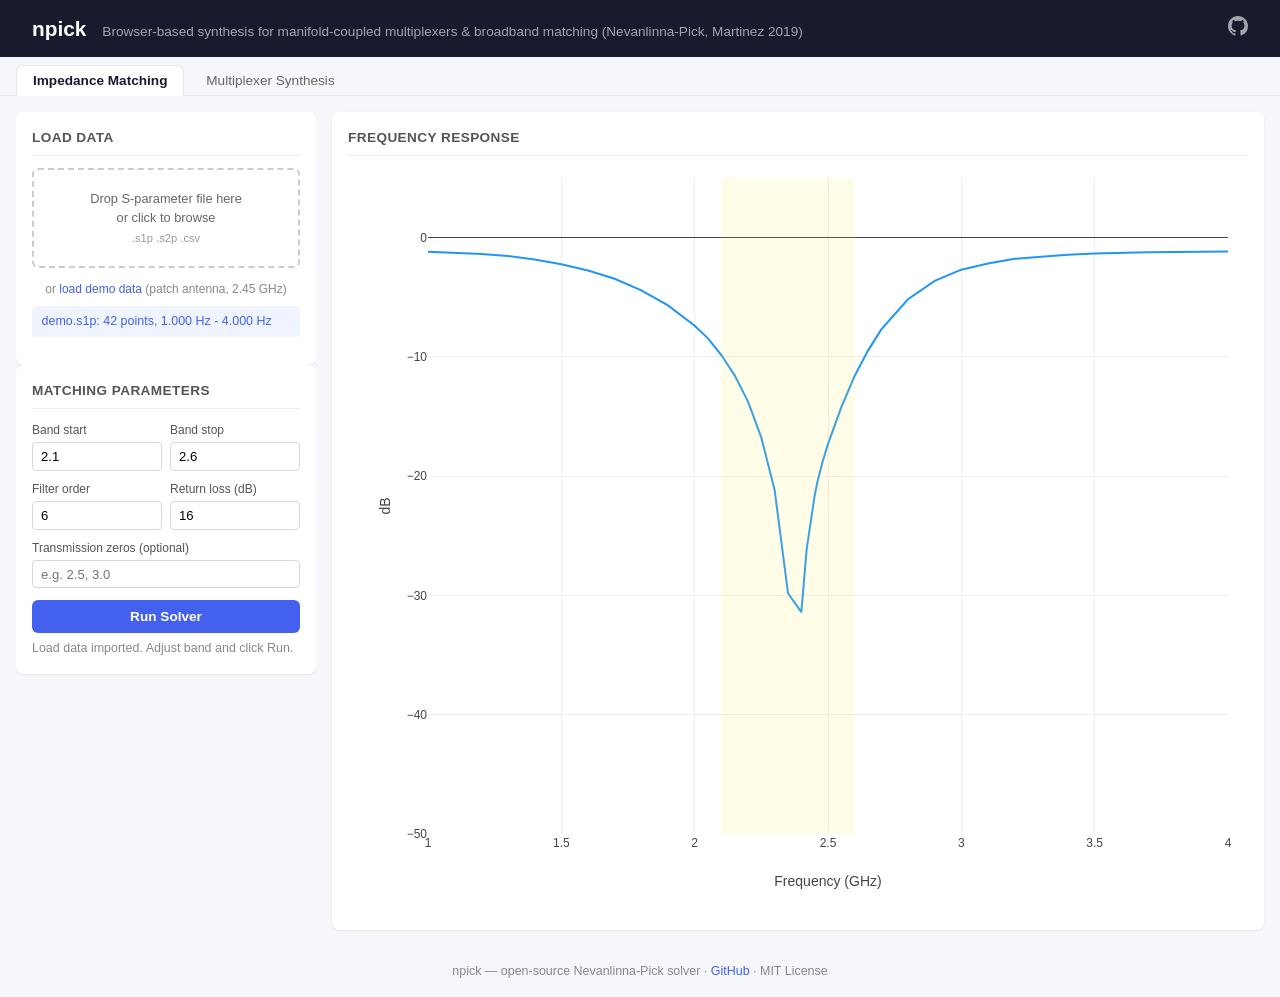
<file: docs/index.html>
<!DOCTYPE html>
<html lang="en">
<head>
    <meta charset="UTF-8">
    <meta name="viewport" content="width=device-width, initial-scale=1.0">
    <title>npick — Free Browser-Based Multiplexer Synthesis & Impedance Matching Solver</title>
    <meta name="description" content="npick is the only free, browser-based synthesis tool for manifold-coupled RF multiplexers (duplexers, triplexers) and broadband impedance matching networks. Implements the Martinez 2019 Nevanlinna-Pick continuation method entirely in WebAssembly — no install, no license, instant coupling-matrix output. Upload Touchstone files or use built-in demos.">
    <meta name="keywords" content="multiplexer synthesis, manifold-coupled multiplexer, duplexer synthesis, triplexer synthesis, RF multiplexer design, impedance matching, broadband matching, Nevanlinna-Pick interpolation, coupling matrix synthesis, Martinez 2019, microwave filter design, diplexer, S-parameter solver, Touchstone, equiripple matching, WebAssembly RF solver, free EDA tool, browser filter synthesis">
    <meta name="author" content="Jedrzej Michalczyk">
    <meta name="robots" content="index, follow">

    <meta property="og:title" content="npick — Free browser-based multiplexer synthesis & impedance matching">
    <meta property="og:description" content="The only free, browser-based synthesis tool for manifold-coupled multiplexers and broadband impedance matching. Implements Martinez 2019 Nevanlinna-Pick continuation in WebAssembly. Instant coupling matrices, no install.">
    <meta property="og:type" content="website">
    <meta property="og:url" content="https://jedrzejmichalczyk.github.io/npick/">
    <meta property="og:site_name" content="npick">

    <meta name="twitter:card" content="summary_large_image">
    <meta name="twitter:title" content="npick — Free browser-based multiplexer synthesis">
    <meta name="twitter:description" content="Martinez 2019 Nevanlinna-Pick continuation for manifold-coupled multiplexers and broadband impedance matching. Runs entirely in the browser.">

    <link rel="canonical" href="https://jedrzejmichalczyk.github.io/npick/">
    <link rel="stylesheet" href="style.css">
    <script src="https://cdn.plot.ly/plotly-2.35.0.min.js" charset="utf-8"></script>
</head>
<body>

<header>
    <h1>npick</h1>
    <span>Browser-based synthesis for manifold-coupled multiplexers &amp; broadband matching (Nevanlinna-Pick, Martinez 2019)</span>
    <a href="https://github.com/jedrzejmichalczyk/npick" class="gh-link" title="View source on GitHub">
        <svg height="20" width="20" viewBox="0 0 16 16" fill="currentColor"><path d="M8 0C3.58 0 0 3.58 0 8c0 3.54 2.29 6.53 5.47 7.59.4.07.55-.17.55-.38 0-.19-.01-.82-.01-1.49-2.01.37-2.53-.49-2.69-.94-.09-.23-.48-.94-.82-1.13-.28-.15-.68-.52-.01-.53.63-.01 1.08.58 1.23.82.72 1.21 1.87.87 2.33.66.07-.52.28-.87.51-1.07-1.78-.2-3.64-.89-3.64-3.95 0-.87.31-1.59.82-2.15-.08-.2-.36-1.02.08-2.12 0 0 .67-.21 2.2.82.64-.18 1.32-.27 2-.27.68 0 1.36.09 2 .27 1.53-1.04 2.2-.82 2.2-.82.44 1.1.16 1.92.08 2.12.51.56.82 1.27.82 2.15 0 3.07-1.87 3.75-3.65 3.95.29.25.54.73.54 1.48 0 1.07-.01 1.93-.01 2.2 0 .21.15.46.55.38A8.013 8.013 0 0016 8c0-4.42-3.58-8-8-8z"/></svg>
    </a>
</header>

<div class="mode-bar">
    <button class="mode-tab active" data-mode="impedance">Impedance Matching</button>
    <button class="mode-tab" data-mode="multiplexer">Multiplexer Synthesis</button>
</div>

<div class="container">
    <!-- Left panel: controls -->
    <div class="sidebar">
        <!-- Impedance matching mode -->
        <div id="impedanceMode">
            <div class="panel">
                <h2>Load Data</h2>
                <div class="drop-zone" id="dropZone">
                    <p>Drop S-parameter file here<br>or click to browse</p>
                    <div class="formats">.s1p .s2p .csv</div>
                    <input type="file" id="fileInput" accept=".s1p,.s2p,.csv,.txt">
                </div>
                <div class="demo-link">or <a href="#" id="loadDemo">load demo data</a> (patch antenna, 2.45 GHz)</div>
                <div class="file-info" id="fileInfo"></div>
                <div class="form-group" id="paramSelectGroup" style="display:none">
                    <label>S-parameter</label>
                    <select id="paramSelect">
                        <option value="S11">S11</option>
                        <option value="S22">S22</option>
                        <option value="S21">S21</option>
                        <option value="S12">S12</option>
                    </select>
                </div>
            </div>

            <div class="panel">
                <h2>Matching Parameters</h2>
                <div class="form-row">
                    <div class="form-group">
                        <label>Band start</label>
                        <input type="number" id="freqLeft" step="0.1" value="">
                    </div>
                    <div class="form-group">
                        <label>Band stop</label>
                        <input type="number" id="freqRight" step="0.1" value="">
                    </div>
                </div>
                <div class="form-row">
                    <div class="form-group">
                        <label>Filter order</label>
                        <input type="number" id="order" min="2" max="12" value="6">
                    </div>
                    <div class="form-group">
                        <label>Return loss (dB)</label>
                        <input type="number" id="returnLoss" min="1" max="40" step="0.5" value="16">
                    </div>
                </div>
                <div class="form-group">
                    <label>Transmission zeros (optional)</label>
                    <input type="text" id="tzInput" placeholder="e.g. 2.5, 3.0">
                </div>
                <button class="btn btn-primary" id="runBtn" disabled>Run Solver</button>
                <div id="status">Loading WASM module...</div>
            </div>

            <div class="panel" id="resultsPanel" style="display:none">
                <h2>Results</h2>
                <div id="resultBadge"></div>
                <div id="resultDetails"></div>
            </div>
        </div>

        <!-- Multiplexer synthesis mode -->
        <div id="multiplexerMode" style="display:none">
            <div class="panel">
                <h2>Preset</h2>
                <div class="preset-row">
                    <button class="btn btn-preset" data-preset="duplexer">Duplexer<br><small>2×2% @ 1.9 GHz</small></button>
                    <button class="btn btn-preset" data-preset="triplexer">Triplexer<br><small>3×10% @ 2.2 GHz</small></button>
                </div>
                <div class="demo-link" style="margin-top:0.6rem">Choose a starting point, then tune below.</div>
            </div>

            <div class="panel">
                <h2>Channels</h2>
                <div id="channelList"></div>
                <div class="channel-controls">
                    <button class="btn-icon" id="addChannelBtn" title="Add channel">+ Add channel</button>
                </div>
            </div>

            <div class="panel">
                <h2>Manifold</h2>
                <div class="form-group">
                    <label>T-junction model</label>
                    <select id="junctionModel">
                        <option value="equal">Equal split (α = 0.5 per junction)</option>
                        <option value="equal_power">Equal power per channel (α = 1/(N−j))</option>
                        <option value="custom">Custom α per junction</option>
                        <option value="s3p">Upload S-parameter file(s) (.s3p)</option>
                    </select>
                </div>
                <div id="junctionAlphaGroup" style="display:none"></div>
                <div id="junctionFileGroup" style="display:none">
                    <div class="drop-zone compact" id="junctionDropZone">
                        <p>Drop .s3p file(s) for T-junctions<br>(one per junction, at center frequency)</p>
                        <input type="file" id="junctionFileInput" accept=".s3p,.txt" multiple>
                    </div>
                    <div class="file-info" id="junctionFileInfo"></div>
                </div>
            </div>

            <div class="panel">
                <h2>Synthesis</h2>
                <div class="form-row">
                    <div class="form-group">
                        <label>Center frequency</label>
                        <input type="number" id="muxCenterFreq" step="0.1" value="1.96">
                    </div>
                    <div class="form-group">
                        <label>Equiripple iters</label>
                        <input type="number" id="muxEquiIters" min="0" max="50" value="10">
                    </div>
                </div>
                <button class="btn btn-primary" id="muxRunBtn">Synthesize</button>
                <div id="muxStatus">Loading WASM module...</div>
            </div>

            <div class="panel" id="muxResultsPanel" style="display:none">
                <h2>Results</h2>
                <div id="muxResultSummary"></div>
            </div>
        </div>
    </div>

    <!-- Right panel: plot + coupling matrix -->
    <div class="main-area">
        <div class="panel plot-panel">
            <h2 id="plotTitle">Frequency Response</h2>
            <div class="plot-area" id="plot"></div>
        </div>

        <div class="panel" id="cmPanel" style="display:none">
            <h2 id="cmTitle">Coupling Matrix</h2>
            <div id="cmChannelTabs" class="cm-tab-row" style="display:none"></div>
            <div class="cm-table" id="couplingMatrix"></div>
        </div>
    </div>
</div>

<footer>
    <p>npick &mdash; open-source Nevanlinna-Pick solver &middot; <a href="https://github.com/jedrzejmichalczyk/npick">GitHub</a> &middot; MIT License</p>
</footer>

<script type="application/ld+json">
{
  "@context": "https://schema.org",
  "@type": "SoftwareApplication",
  "name": "npick",
  "alternateName": "Nevanlinna-Pick Multiplexer Synthesis Tool",
  "description": "Free browser-based synthesis tool for manifold-coupled RF multiplexers (duplexers, triplexers) and broadband impedance matching networks. Implements the Martinez 2019 Nevanlinna-Pick continuation algorithm in WebAssembly. Accepts Touchstone S-parameter files for impedance matching and per-channel specs for multiplexer synthesis; produces coupling matrices directly. No installation, no license, entirely client-side.",
  "applicationCategory": ["EngineeringApplication", "DeveloperApplication"],
  "applicationSubCategory": "RF and Microwave Engineering",
  "operatingSystem": "Web Browser",
  "url": "https://jedrzejmichalczyk.github.io/npick/",
  "codeRepository": "https://github.com/jedrzejmichalczyk/npick",
  "license": "https://opensource.org/licenses/MIT",
  "programmingLanguage": ["C++", "WebAssembly", "JavaScript"],
  "featureList": [
    "Manifold-coupled multiplexer synthesis (Martinez 2019)",
    "Broadband impedance matching (Nevanlinna-Pick interpolation)",
    "Duplexer and triplexer presets with arbitrary filter order",
    "Custom T-junction S-parameters (.s3p upload)",
    "Real-time coupling-matrix and frequency-response output",
    "Runs 100% client-side in the browser"
  ],
  "author": {
    "@type": "Person",
    "name": "Jedrzej Michalczyk"
  },
  "offers": {
    "@type": "Offer",
    "price": "0",
    "priceCurrency": "USD"
  }
}
</script>

<script src="npick.js"></script>
<script type="module" src="app.js"></script>
</body>
</html>
</file>
<file: docs/style.css>
* { box-sizing: border-box; margin: 0; padding: 0; }

body {
    font-family: -apple-system, BlinkMacSystemFont, 'Segoe UI', Roboto, sans-serif;
    background: #f5f7fa;
    color: #1a1a2e;
    line-height: 1.5;
}

header {
    background: #1a1a2e;
    color: #fff;
    padding: 0.8rem 2rem;
    display: flex;
    align-items: baseline;
    gap: 1rem;
}
header h1 { font-size: 1.3rem; font-weight: 600; }
header span { font-size: 0.85rem; opacity: 0.6; flex: 1; }
header .gh-link {
    color: rgba(255,255,255,0.6);
    transition: color 0.15s;
    display: flex;
    align-items: center;
}
header .gh-link:hover { color: #fff; }

footer {
    text-align: center;
    padding: 1rem;
    font-size: 0.78rem;
    color: #888;
}
footer a { color: #4361ee; text-decoration: none; }
footer a:hover { text-decoration: underline; }

.container {
    max-width: 1600px;
    margin: 0 auto;
    padding: 1rem;
    display: grid;
    grid-template-columns: 300px 1fr;
    gap: 1rem;
    height: calc(100vh - 50px);
}

.sidebar {
    display: flex;
    flex-direction: column;
    gap: 1rem;
    overflow-y: auto;
}

.main-area {
    display: flex;
    flex-direction: column;
    gap: 1rem;
    min-height: 0;
}

.panel {
    background: #fff;
    border-radius: 8px;
    padding: 1rem;
    box-shadow: 0 1px 3px rgba(0,0,0,0.08);
}

.panel h2 {
    font-size: 0.85rem;
    font-weight: 600;
    text-transform: uppercase;
    letter-spacing: 0.03em;
    color: #555;
    margin-bottom: 0.75rem;
    padding-bottom: 0.4rem;
    border-bottom: 1px solid #e8ecf1;
}

.plot-panel {
    flex: 1;
    display: flex;
    flex-direction: column;
    min-height: 0;
}

.plot-panel h2 { flex-shrink: 0; }

/* Drop zone */
.drop-zone {
    border: 2px dashed #c5cdd8;
    border-radius: 6px;
    padding: 1.2rem 0.8rem;
    text-align: center;
    cursor: pointer;
    transition: all 0.2s;
    margin-bottom: 0.75rem;
}
.drop-zone:hover, .drop-zone.dragover {
    border-color: #4361ee;
    background: #f0f4ff;
}
.drop-zone p { font-size: 0.8rem; color: #666; }
.drop-zone .formats { font-size: 0.7rem; color: #999; margin-top: 0.15rem; }
.drop-zone input[type="file"] { display: none; }

.demo-link {
    font-size: 0.75rem;
    color: #888;
    text-align: center;
    margin-bottom: 0.5rem;
}
.demo-link a {
    color: #4361ee;
    text-decoration: none;
}
.demo-link a:hover {
    text-decoration: underline;
}

.file-info {
    font-size: 0.78rem;
    color: #4361ee;
    margin-bottom: 0.75rem;
    padding: 0.4rem 0.6rem;
    background: #f0f4ff;
    border-radius: 4px;
    display: none;
}
.file-info.visible { display: block; }

/* Form controls */
.form-group {
    margin-bottom: 0.6rem;
}
.form-group label {
    display: block;
    font-size: 0.75rem;
    font-weight: 500;
    margin-bottom: 0.2rem;
    color: #555;
}
.form-group input, .form-group select {
    width: 100%;
    padding: 0.35rem 0.5rem;
    border: 1px solid #d1d9e6;
    border-radius: 4px;
    font-size: 0.82rem;
}
.form-group input:focus, .form-group select:focus {
    outline: none;
    border-color: #4361ee;
    box-shadow: 0 0 0 2px rgba(67,97,238,0.15);
}

.form-row {
    display: grid;
    grid-template-columns: 1fr 1fr;
    gap: 0.5rem;
}


.btn {
    display: block;
    width: 100%;
    padding: 0.55rem;
    border: none;
    border-radius: 6px;
    font-size: 0.85rem;
    font-weight: 600;
    cursor: pointer;
    transition: all 0.15s;
    margin-top: 0.75rem;
}
.btn-primary {
    background: #4361ee;
    color: #fff;
}
.btn-primary:hover { background: #3a56d4; }
.btn-primary:disabled {
    background: #a0b0d0;
    cursor: not-allowed;
}

/* Results */
.result-badge {
    display: inline-block;
    padding: 0.25rem 0.7rem;
    border-radius: 4px;
    font-size: 0.85rem;
    font-weight: 600;
    margin-bottom: 0.3rem;
}
.result-badge.success { background: #d4edda; color: #155724; }

.result-badge.error { background: #f8d7da; color: #721c24; }

/* Coupling matrix */
.cm-table {
    font-family: 'Consolas', 'Monaco', 'Courier New', monospace;
    overflow-x: auto;
    overflow-y: auto;
    max-height: 300px;
}
.cm-table table {
    border-collapse: collapse;
    width: 100%;
}
.cm-table th {
    padding: 0.35rem 0.6rem;
    font-size: 0.7rem;
    font-weight: 600;
    color: #888;
    text-align: center;
    border-bottom: 2px solid #dde3ec;
    position: sticky;
    top: 0;
    background: #fff;
}
.cm-table td {
    padding: 0.3rem 0.5rem;
    font-size: 0.78rem;
    text-align: right;
    white-space: nowrap;
    border-bottom: 1px solid #f0f2f5;
}
.cm-table tr:hover td {
    background: #f8f9fb;
}
.cm-table td.row-header {
    font-weight: 600;
    color: #888;
    text-align: center;
    font-size: 0.7rem;
    border-right: 2px solid #dde3ec;
}
.cm-table td.zero {
    color: #ccc;
}
.cm-table td.diagonal {
    background: #f0f4ff;
    font-weight: 500;
}
.cm-table td.coupling {
    color: #1a1a2e;
}

/* Plot area */
.plot-area {
    flex: 1;
    min-height: 500px;
}

#status {
    font-size: 0.78rem;
    color: #888;
    margin-top: 0.4rem;
    min-height: 1.2em;
}
#status.running { color: #e67e22; }
#status.error { color: #e74c3c; }

/* Mode bar (tab switcher below header) */
.mode-bar {
    max-width: 1600px;
    margin: 0 auto;
    padding: 0.5rem 1rem 0;
    display: flex;
    gap: 0.3rem;
    border-bottom: 1px solid #e3e7ee;
}
.mode-tab {
    background: transparent;
    border: 1px solid transparent;
    border-bottom: none;
    padding: 0.45rem 1rem;
    font-size: 0.85rem;
    font-weight: 500;
    color: #666;
    cursor: pointer;
    border-radius: 6px 6px 0 0;
    transition: background 0.15s, color 0.15s;
}
.mode-tab:hover { color: #1a1a2e; background: rgba(67,97,238,0.05); }
.mode-tab.active {
    background: #fff;
    color: #1a1a2e;
    border-color: #e3e7ee;
    border-bottom-color: #fff;
    margin-bottom: -1px;
    font-weight: 600;
}

/* Multiplexer preset row */
.preset-row {
    display: grid;
    grid-template-columns: 1fr 1fr;
    gap: 0.5rem;
}
.btn-preset {
    padding: 0.55rem 0.4rem;
    background: #f3f5fa;
    color: #1a1a2e;
    border: 1px solid #dde3ec;
    border-radius: 6px;
    font-size: 0.82rem;
    font-weight: 600;
    cursor: pointer;
    line-height: 1.15;
    transition: background 0.15s, border-color 0.15s;
}
.btn-preset small {
    display: block;
    font-size: 0.68rem;
    font-weight: 400;
    color: #888;
    margin-top: 0.15rem;
}
.btn-preset:hover { background: #e9eef8; border-color: #c7d0e4; }

/* Channel list */
.channel-row {
    display: grid;
    grid-template-columns: 20px 1fr 1fr 1fr 1fr 20px;
    gap: 0.35rem;
    align-items: end;
    padding: 0.45rem 0;
    border-bottom: 1px dashed #eef1f6;
}
.channel-row:last-child { border-bottom: none; }
.channel-row .ch-label {
    font-size: 0.75rem;
    font-weight: 600;
    color: #888;
    text-align: center;
    padding-bottom: 0.4rem;
}
.channel-row .form-group { margin-bottom: 0; }
.channel-row .form-group input {
    font-size: 0.78rem;
    padding: 0.28rem 0.4rem;
}
.channel-row .form-group label {
    font-size: 0.65rem;
    text-transform: uppercase;
    letter-spacing: 0.02em;
}
.channel-row .ch-remove {
    border: none;
    background: transparent;
    color: #c0c6d1;
    cursor: pointer;
    font-size: 1.1rem;
    padding: 0 0.1rem;
    align-self: center;
    margin-bottom: 0.4rem;
}
.channel-row .ch-remove:hover { color: #e74c3c; }
.channel-row.header {
    padding: 0.3rem 0 0.2rem;
    border-bottom: 1px solid #dde3ec;
}
.channel-row.header > div {
    font-size: 0.65rem;
    color: #999;
    text-transform: uppercase;
    letter-spacing: 0.03em;
    padding-bottom: 0;
    font-weight: 600;
    text-align: center;
}
.channel-controls { margin-top: 0.5rem; }
.btn-icon {
    background: transparent;
    color: #4361ee;
    border: 1px dashed #b5c1df;
    padding: 0.4rem;
    width: 100%;
    font-size: 0.78rem;
    font-weight: 500;
    border-radius: 4px;
    cursor: pointer;
    transition: background 0.15s;
}
.btn-icon:hover { background: #f0f4ff; }

/* T-junction alpha inputs */
#junctionAlphaGroup {
    display: grid;
    gap: 0.35rem;
    margin-top: 0.4rem;
}
.alpha-row {
    display: grid;
    grid-template-columns: 60px 1fr;
    gap: 0.4rem;
    align-items: center;
}
.alpha-row label {
    font-size: 0.75rem;
    color: #666;
    font-weight: 500;
}
.alpha-row input {
    padding: 0.28rem 0.4rem;
    font-size: 0.78rem;
    border: 1px solid #d1d9e6;
    border-radius: 4px;
}

/* Compact drop zone for junction files */
.drop-zone.compact {
    padding: 0.7rem 0.5rem;
}
.drop-zone.compact p { font-size: 0.72rem; }

#muxStatus {
    font-size: 0.78rem;
    color: #888;
    margin-top: 0.4rem;
    min-height: 1.2em;
}
#muxStatus.running { color: #e67e22; }
#muxStatus.error { color: #e74c3c; }

/* Coupling-matrix tab row (per-channel in multiplexer mode) */
.cm-tab-row {
    display: flex;
    gap: 0.35rem;
    margin-bottom: 0.6rem;
    flex-wrap: wrap;
}
.cm-tab {
    background: #f3f5fa;
    color: #666;
    border: 1px solid #dde3ec;
    padding: 0.3rem 0.7rem;
    font-size: 0.78rem;
    font-weight: 500;
    border-radius: 4px;
    cursor: pointer;
}
.cm-tab.active {
    background: #4361ee;
    color: #fff;
    border-color: #4361ee;
}

/* Channel summary badges in multiplexer results */
.channel-summary {
    display: flex;
    flex-wrap: wrap;
    gap: 0.4rem;
    margin-top: 0.3rem;
}
.channel-summary .ch-badge {
    font-size: 0.75rem;
    padding: 0.22rem 0.6rem;
    border-radius: 4px;
    background: #f0f4ff;
    color: #1a1a2e;
    font-weight: 500;
}
.channel-summary .ch-badge .ch-color {
    display: inline-block;
    width: 9px;
    height: 9px;
    border-radius: 50%;
    margin-right: 0.4rem;
    vertical-align: middle;
}

/* Responsive */
@media (max-width: 900px) {
    .container {
        grid-template-columns: 1fr;
        height: auto;
    }
    .plot-area {
        min-height: 350px;
    }
    .channel-row {
        grid-template-columns: 20px 1fr 1fr 20px;
    }
    .channel-row .ch-order,
    .channel-row .ch-rl {
        grid-column: span 1;
    }
}
</file>
